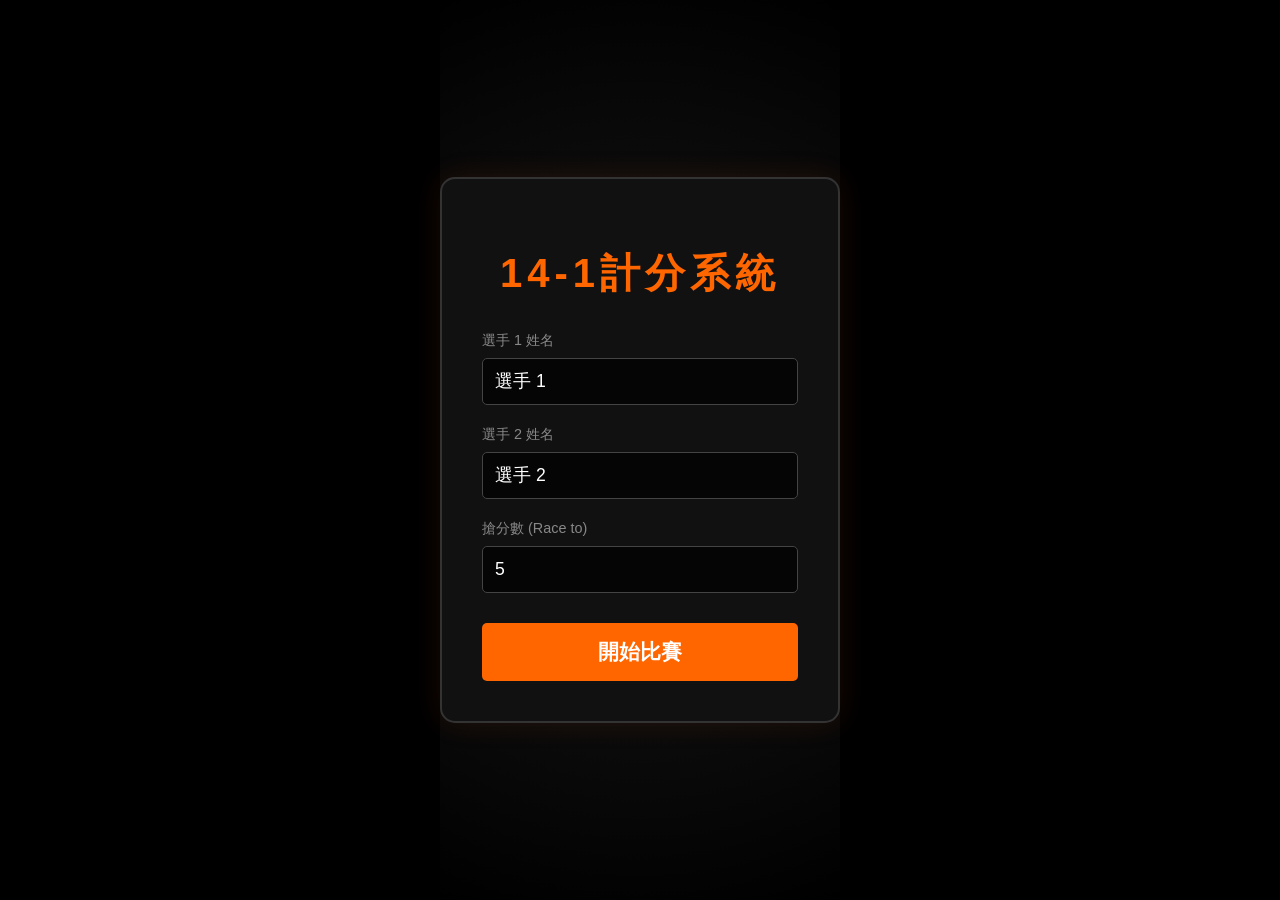
<file: index.html>
<!DOCTYPE html>
<html lang="zh-TW">
<head>
    <meta charset="UTF-8">
    <meta name="viewport" content="width=device-width, initial-scale=1.0">
    <title>撞球計分系統 - 大廳</title>
    <link rel="stylesheet" href="lobby.css">
</head>
<body>
    <div class="lobby-container">
        <div class="lobby-card">
            <h1>14-1計分系統</h1>
            
            <div class="input-group">
                <label>選手 1 姓名</label>
                <input type="text" id="p1-input" placeholder="請輸入姓名" value="選手 1">
            </div>

            <div class="input-group">
                <label>選手 2 姓名</label>
                <input type="text" id="p2-input" placeholder="請輸入姓名" value="選手 2">
            </div>

            <div class="input-group">
                <label>搶分數 (Race to)</label>
                <input type="number" id="race-input" value="5" min="1">
            </div>

            <button id="start-btn" onclick="startMatch()">開始比賽</button>
        </div>
    </div>

    <script src="lobby.js"></script>
</body>
</html>
</file>
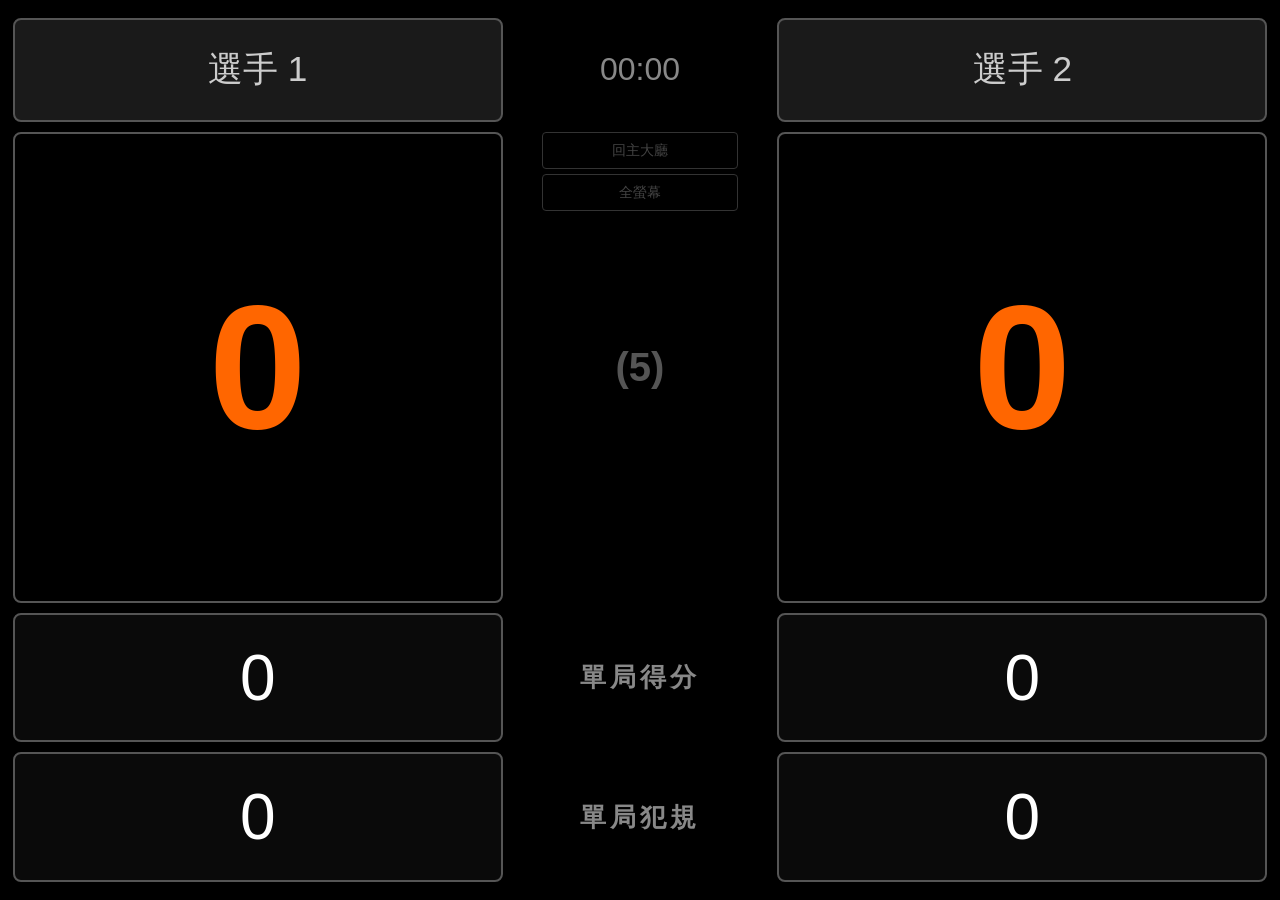
<file: Scoreboard.html>
<!DOCTYPE html>
<html lang="zh-TW">
<head>
    <meta charset="UTF-8">
    <meta name="viewport" content="width=device-width, initial-scale=1.0, maximum-scale=1.0, user-scalable=no">
    <title>專業撞球計分系統</title>
    <link rel="stylesheet" href="Scoreboard.css">
</head>
<body>

    <div class="scoreboard-container">
        <div class="player-section" id="p1-area">
            <div class="box header clickable" id="p1-name" data-player="p1" data-type="inning">選手 1</div>
            
            <div class="box score-display clickable" id="p1-total" data-player="p1" data-type="inning">0</div>
            
            <div class="box info-box clickable" data-player="p1" data-type="inning">
                <span id="p1-inning">0</span>
            </div>
            
            <div class="box info-box clickable" data-player="p1" data-type="fouls">
                <span id="p1-fouls">0</span>
            </div>
        </div>

        <div class="center-control">
            <div class="center-row row-header">
                <div id="timer">00:00</div>
            </div>
            
            <div class="center-row row-score">
                <div class="top-button-group">
                    <button class="control-btn" onclick="returnToLobby()">回主大廳</button>
                    <button class="control-btn" onclick="toggleFull()">全螢幕</button>
                </div>

                <div id="race-info">(<span id="race-display">5</span>)</div>
                
                <div class="bottom-button-group">
                    <button id="next-inning-btn" class="control-btn next-btn" onclick="processNextInning()">下一局</button>
                </div>
            </div>

            <div class="center-row row-info"><div class="label-text">單局得分</div></div>
            <div class="center-row row-info"><div class="label-text">單局犯規</div></div>
        </div>

        <div class="player-section" id="p2-area">
            <div class="box header clickable" id="p2-name" data-player="p2" data-type="inning">選手 2</div>
            
            <div class="box score-display clickable" id="p2-total" data-player="p2" data-type="inning">0</div>
            
            <div class="box info-box clickable" data-player="p2" data-type="inning">
                <span id="p2-inning">0</span>
            </div>
            
            <div class="box info-box clickable" data-player="p2" data-type="fouls">
                <span id="p2-fouls">0</span>
            </div>
        </div>
    </div>

    <script src="Scoreboard.js"></script>
</body>
</html>
</file>
<file: lobby.css>
* { box-sizing: border-box; }
body, html {
    margin: 0; padding: 0; height: 100%;
    background-color: #000;
    font-family: "Microsoft JhengHei", sans-serif;
    display: flex; justify-content: center; align-items: center;
}

.lobby-container {
    width: 100%; height: 100%;
    background: radial-gradient(circle, #1a1a1a 0%, #000 100%);
    display: flex; justify-content: center; align-items: center;
}

.lobby-card {
    background: #111; padding: 40px; border-radius: 15px;
    width: 400px; text-align: center; border: 2px solid #333;
    box-shadow: 0 0 30px rgba(255, 102, 0, 0.1);
}

h1 { color: #ff6600; margin-bottom: 30px; letter-spacing: 5px; font-size: 2.5rem; }

.input-group { margin-bottom: 20px; text-align: left; }
.input-group label { display: block; color: #888; margin-bottom: 8px; font-size: 0.9rem; }
.input-group input {
    width: 100%; padding: 12px; background: #050505; border: 1px solid #444;
    color: #fff; border-radius: 5px; font-size: 1.1rem; outline: none;
}
.input-group input:focus { border-color: #ff6600; }

#start-btn {
    width: 100%; padding: 15px; margin-top: 10px; border: none;
    background: #ff6600; color: #fff; font-size: 1.3rem; font-weight: bold;
    border-radius: 5px; cursor: pointer; transition: 0.3s;
}
#start-btn:hover { background: #ff8533; transform: translateY(-2px); }
</file>
<file: Scoreboard.css>
/* --- 基礎設定 --- */
* { box-sizing: border-box; user-select: none; }
body, html {
    margin: 0; padding: 0; height: 100%;
    background-color: #000; font-family: "Microsoft JhengHei", sans-serif;
    display: flex; justify-content: center; align-items: center;
    color: #fff; overflow: hidden;
}

.scoreboard-container {
    display: flex; width: 98vw; height: 96vh; gap: 15px;
}

.clickable {
    -webkit-touch-callout: none; /* iOS Safari */
    -webkit-user-select: none;   /* Safari */
    -khtml-user-select: none;    /* Konqueror HTML */
    -moz-user-select: none;      /* Firefox */
    -ms-user-select: none;       /* Internet Explorer/Edge */
    user-select: none;           /* Non-prefixed version */
    touch-action: manipulation;  /* 減少雙擊縮放延遲 */
}

/* --- 佈局權重 --- */
.player-section { flex: 2; display: flex; flex-direction: column; gap: 10px; }
.center-control { flex: 1; display: flex; flex-direction: column; gap: 10px; }

/* --- 跨欄位高度同步 --- */
.header, .row-header { height: 12%; }
.score-display, .row-score { flex: 1; }
.info-box, .row-info { height: 15%; }

/* --- 方框組件 --- */
.box {
    border: 2px solid #555; 
    border-radius: 8px;
    display: flex; align-items: center; justify-content: center;
    transition: all 0.2s;
    cursor: pointer;
}

.header { font-size: 2.2rem; background: #1a1a1a; color: #ccc; }
.score-display { font-size: 11rem; font-weight: bold; color: #ff6600; }
.info-box { font-size: 4rem; background: #0a0a0a; }

/* --- 中間欄位細部樣式 --- */
.center-row { display: flex; flex-direction: column; justify-content: center; align-items: center; text-align: center; }
#timer { font-size: 2rem; color: #888; }

.row-score { position: relative; justify-content: center; }
#race-info { font-size: 2.5rem; color: #555; font-weight: bold; }

/* 頂部按鈕組：對齊總分框上方 */
.top-button-group {
    position: absolute; top: 0; width: 100%;
    display: flex; flex-direction: column; gap: 5px; align-items: center;
}

/* 底部按鈕組：對齊總分框下方 */
.bottom-button-group { 
    position: absolute; bottom: 0; width: 100%; 
    display: flex; flex-direction: column; gap: 10px; align-items: center; 
}

.control-btn { 
    width: 80%; padding: 8px; background: none; border: 1px solid #333; 
    color: #444; cursor: pointer; border-radius: 4px; font-size: 0.9rem; 
}
.control-btn:hover { border-color: #777; color: #777; }

/* 亮橘色「下一局」按鈕 */
.next-btn {
    background-color: #ff6600 !important;
    color: #fff !important;
    border-color: #ff6600 !important;
    font-weight: bold;
    padding: 20px 0 !important; 
    font-size: 1.8rem !important; 
    display: none; 
}

.label-text { font-size: 1.6rem; color: #888; letter-spacing: 4px; font-weight: bold; }

/* 當前擊球者橘框 */
.breaking { border-color: #ff6600 !important; box-shadow: 0 0 20px rgba(255, 102, 0, 0.2); }
</file>
